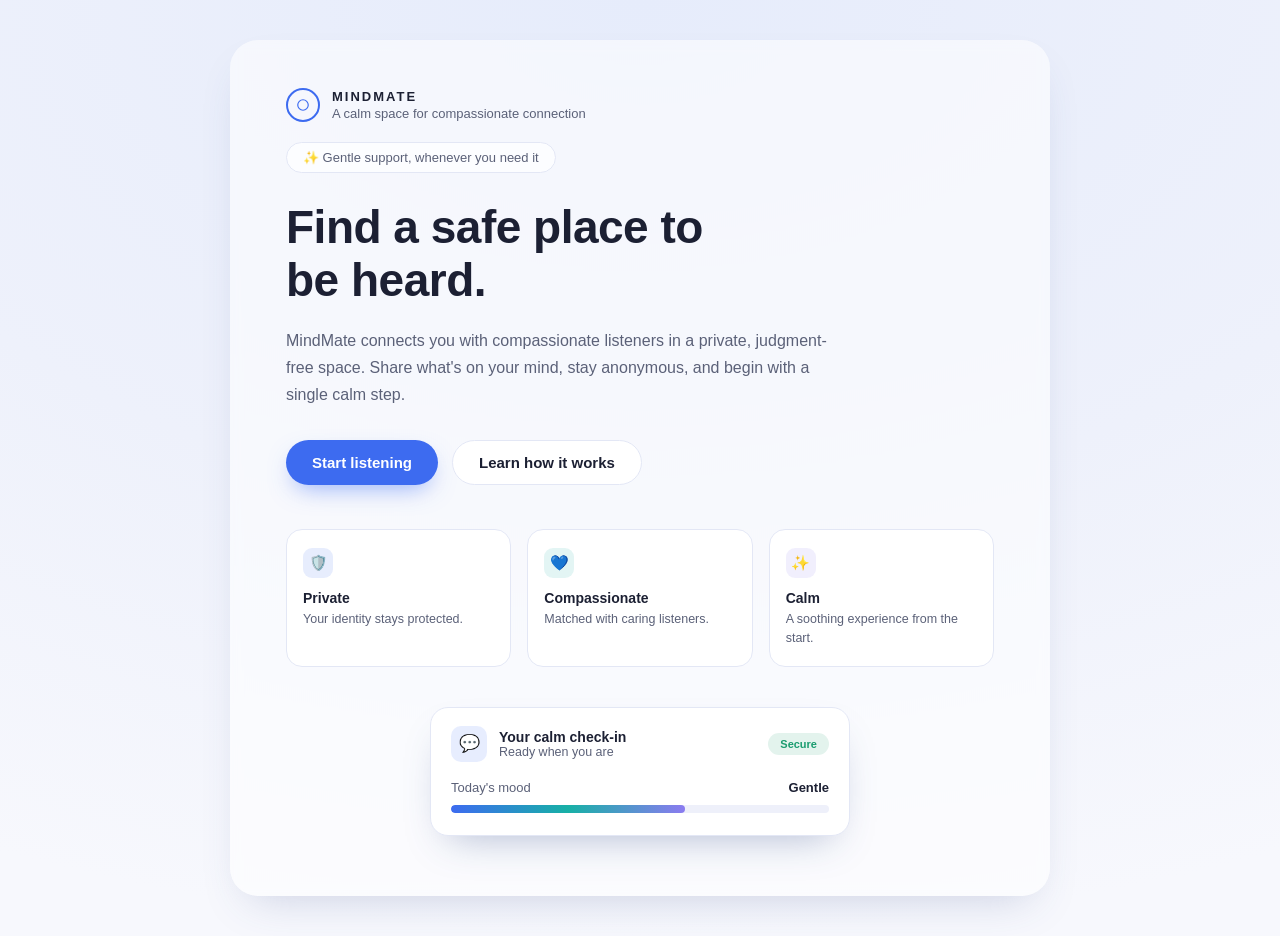
<file: Frontend/Index.html>
<!DOCTYPE html>
<html lang="en">
<head>
  <!DOCTYPE html>
<html lang="en">
<head>
  
<meta charset="UTF-8">
<meta name="viewport" content="width=device-width, initial-scale=1.0">
<title>MindMate — A calm space for compassionate connection</title>
<style>
  :root{
    --bg-1: #eef1fb;
    --bg-2: #e6ecfb;
    --card-bg: #ffffff;
    --ink: #1c2033;
    --ink-soft: #5b6178;
    --blue: #3d6bf0;
    --blue-dark: #2f56d1;
    --teal: #17b0a6;
    --lavender: #8b7bf0;
    --border: #e3e7f5;
    --shadow: 0 20px 45px -20px rgba(61, 79, 140, 0.25);
  }

  *{ box-sizing: border-box; }

  body{
    margin:0;
    font-family: "Segoe UI", -apple-system, BlinkMacSystemFont, Roboto, Helvetica, Arial, sans-serif;
    background: radial-gradient(120% 100% at 50% 0%, var(--bg-2) 0%, var(--bg-1) 55%, #f7f8fd 100%);
    color: var(--ink);
    min-height: 100vh;
    display:flex;
    align-items:center;
    justify-content:center;
    padding: 40px 16px;
  }

  .frame{
    width: 100%;
    max-width: 820px;
    background: rgba(255,255,255,0.55);
    border-radius: 28px;
    padding: 48px 56px 60px;
    box-shadow: var(--shadow);
    backdrop-filter: blur(6px);
    opacity: 0;
    transform: translateY(14px);
    animation: rise 0.7s ease forwards;
  }

  @keyframes rise{
    to{ opacity: 1; transform: translateY(0); }
  }

  .brand{
    display:flex;
    align-items:center;
    gap: 12px;
    margin-bottom: 20px;
  }

  .brand-icon{
    width: 34px;
    height: 34px;
    border-radius: 50%;
    border: 2px solid var(--blue);
    display:flex;
    align-items:center;
    justify-content:center;
    flex-shrink:0;
    animation: pulse 3.2s ease-in-out infinite;
  }

  @keyframes pulse{
    0%,100%{ box-shadow: 0 0 0 0 rgba(61,107,240,0.25); }
    50%{ box-shadow: 0 0 0 8px rgba(61,107,240,0); }
  }

  .brand-text .name{
    font-size: 13px;
    font-weight: 700;
    letter-spacing: 2px;
    color: var(--ink);
  }

  .brand-text .tag{
    font-size: 13px;
    color: var(--ink-soft);
    margin-top: 2px;
  }

  .pill{
    display:inline-flex;
    align-items:center;
    gap:8px;
    border: 1px solid var(--border);
    background: rgba(255,255,255,0.7);
    border-radius: 999px;
    padding: 7px 16px;
    font-size: 13px;
    color: var(--ink-soft);
    margin-bottom: 28px;
  }

  h1{
    font-size: clamp(34px, 5vw, 46px);
    line-height: 1.15;
    margin: 0 0 20px;
    letter-spacing: -0.5px;
    font-weight: 800;
  }

  .lede{
    font-size: 16px;
    line-height: 1.7;
    color: var(--ink-soft);
    max-width: 560px;
    margin: 0 0 32px;
  }

  .cta-row{
    display:flex;
    gap: 14px;
    margin-bottom: 44px;
    flex-wrap: wrap;
  }

  .btn{
    font-size: 15px;
    font-weight: 600;
    padding: 13px 26px;
    border-radius: 999px;
    border: none;
    cursor: pointer;
    transition: transform 0.15s ease, box-shadow 0.15s ease, background 0.15s ease;
    font-family: inherit;
  }

  .btn-primary{
    background: var(--blue);
    color: #fff;
    box-shadow: 0 10px 24px -8px rgba(61,107,240,0.55);
  }

  .btn-primary:hover{
    background: var(--blue-dark);
    transform: translateY(-1px);
  }

  .btn-secondary{
    background: #fff;
    color: var(--ink);
    border: 1px solid var(--border);
  }

  .btn-secondary:hover{
    border-color: var(--blue);
    color: var(--blue);
  }

  .features{
    display:grid;
    grid-template-columns: repeat(3, 1fr);
    gap: 16px;
    margin-bottom: 40px;
  }

  .feature-card{
    background: #fff;
    border: 1px solid var(--border);
    border-radius: 16px;
    padding: 18px 16px;
    transition: transform 0.2s ease, box-shadow 0.2s ease;
  }

  .feature-card:hover{
    transform: translateY(-3px);
    box-shadow: 0 14px 30px -16px rgba(61,79,140,0.35);
  }

  .feature-icon{
    width: 30px;
    height: 30px;
    border-radius: 9px;
    display:flex;
    align-items:center;
    justify-content:center;
    font-size: 15px;
    margin-bottom: 12px;
  }

  .feature-card:nth-child(1) .feature-icon{ background: rgba(61,107,240,0.12); color: var(--blue); }
  .feature-card:nth-child(2) .feature-icon{ background: rgba(23,176,166,0.12); color: var(--teal); }
  .feature-card:nth-child(3) .feature-icon{ background: rgba(139,123,240,0.12); color: var(--lavender); }

  .feature-card h3{
    font-size: 14px;
    margin: 0 0 4px;
    font-weight: 700;
  }

  .feature-card p{
    font-size: 12.5px;
    color: var(--ink-soft);
    margin: 0;
    line-height: 1.5;
  }

  .checkin{
    max-width: 420px;
    margin: 0 auto;
    background: #fff;
    border: 1px solid var(--border);
    border-radius: 18px;
    padding: 18px 20px 22px;
    box-shadow: 0 18px 40px -18px rgba(61,79,140,0.4);
  }

  .checkin-head{
    display:flex;
    align-items:center;
    gap: 12px;
  }

  .checkin-icon{
    width: 36px;
    height: 36px;
    border-radius: 10px;
    background: rgba(61,107,240,0.12);
    color: var(--blue);
    display:flex;
    align-items:center;
    justify-content:center;
    font-size: 17px;
    flex-shrink:0;
  }

  .checkin-title{
    font-size: 14px;
    font-weight: 700;
  }

  .checkin-sub{
    font-size: 12.5px;
    color: var(--ink-soft);
  }

  .secure-badge{
    margin-left:auto;
    font-size: 11px;
    font-weight: 700;
    color: #1a9c6f;
    background: rgba(26,156,111,0.12);
    padding: 5px 12px;
    border-radius: 999px;
  }

  .mood-row{
    display:flex;
    justify-content:space-between;
    align-items:center;
    margin-top: 18px;
    font-size: 13px;
    color: var(--ink-soft);
  }

  .mood-row .mood-value{
    color: var(--ink);
    font-weight: 600;
  }

  .mood-bar{
    height: 8px;
    border-radius: 999px;
    background: #eef0fa;
    margin-top: 10px;
    overflow:hidden;
  }

  .mood-bar-fill{
    height: 100%;
    width: 0%;
    border-radius: 999px;
    background: linear-gradient(90deg, var(--blue), var(--teal), var(--lavender));
    transition: width 1.1s ease 0.3s;
  }

  @media (max-width: 640px){
    .frame{ padding: 32px 24px 40px; }
    .features{ grid-template-columns: 1fr; }
  }

  @media (prefers-reduced-motion: reduce){
    *{ animation: none !important; transition: none !important; }
  }
</style>
</head>
<body>

<main class="frame">
  <div class="brand">
    <div class="brand-icon">
      <svg width="14" height="14" viewBox="0 0 24 24" fill="none" stroke="#3d6bf0" stroke-width="2">
        <circle cx="12" cy="12" r="9"/>
      </svg>
    </div>
    <div class="brand-text">
      <div class="name">MINDMATE</div>
      <div class="tag">A calm space for compassionate connection</div>
    </div>
  </div>

  <div class="pill">✨ Gentle support, whenever you need it</div>

  <h1>Find a safe place to<br>be heard.</h1>

  <p class="lede">
    MindMate connects you with compassionate listeners in a private,
    judgment-free space. Share what's on your mind, stay anonymous,
    and begin with a single calm step.
  </p>

  <div class="cta-row">
    <button class="btn btn-primary" id="startBtn">Start listening</button>
    <button class="btn btn-secondary" id="learnBtn">Learn how it works</button>
  </div>

  <div class="features">
    <div class="feature-card">
      <div class="feature-icon">🛡️</div>
      <h3>Private</h3>
      <p>Your identity stays protected.</p>
    </div>
    <div class="feature-card">
      <div class="feature-icon">💙</div>
      <h3>Compassionate</h3>
      <p>Matched with caring listeners.</p>
    </div>
    <div class="feature-card">
      <div class="feature-icon">✨</div>
      <h3>Calm</h3>
      <p>A soothing experience from the start.</p>
    </div>
  </div>

  <div class="checkin">
    <div class="checkin-head">
      <div class="checkin-icon">💬</div>
      <div>
        <div class="checkin-title">Your calm check-in</div>
        <div class="checkin-sub">Ready when you are</div>
      </div>
      <div class="secure-badge">Secure</div>
    </div>
    <div class="mood-row">
      <span>Today's mood</span>
      <span class="mood-value">Gentle</span>
    </div>
    <div class="mood-bar">
      <div class="mood-bar-fill" id="moodFill"></div>
    </div>
  </div>
</main>

<script>
  // Animate the mood bar in once the page loads
  window.addEventListener('load', () => {
    requestAnimationFrame(() => {
      document.getElementById('moodFill').style.width = '62%';
    });
  });

  // Simple interactions — wire these up to real flows in your project
  document.getElementById('startBtn').addEventListener('click', () => {
    alert('Starting a listening session…');
  });

  document.getElementById('learnBtn').addEventListener('click', () => {
    alert('Here is how MindMate works…');
  });
</script>

</body>
</html>
</file>
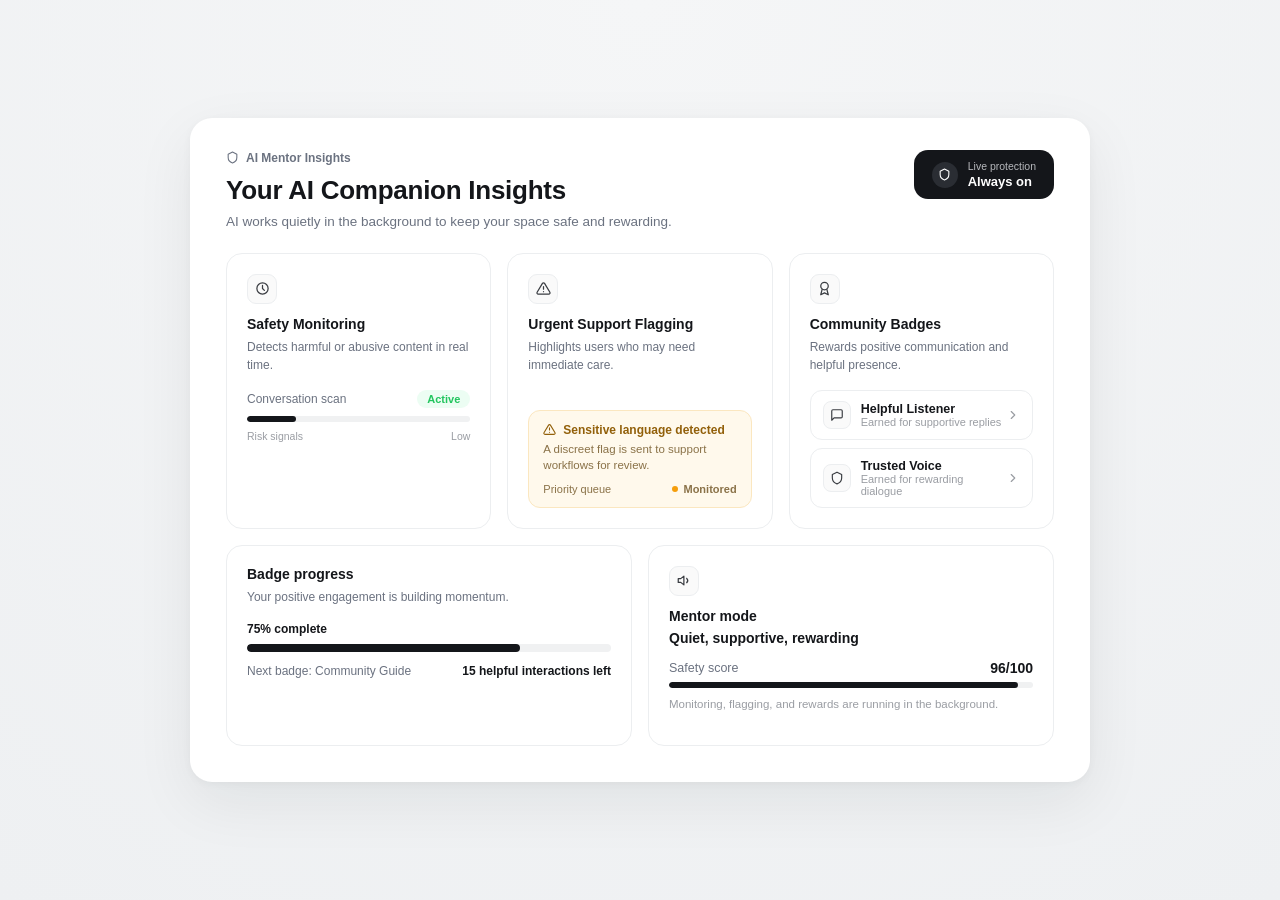
<file: Frontend/assets/Pages/AI_Companion.html>
<!DOCTYPE html>
<html lang="en">
<head>
<meta charset="UTF-8">
<meta name="viewport" content="width=device-width, initial-scale=1.0">
<title>AI Companion Insights</title>
<style>
  :root{
    --bg: #eef0f2;
    --card: #ffffff;
    --ink: #14161a;
    --muted: #6b7280;
    --faint: #9a9da3;
    --border: #eceef0;
    --field-bg: #fafafa;
    --green: #22c55e;
    --amber: #f59e0b;
  }

  *{ box-sizing: border-box; }

  body{
    margin: 0;
    min-height: 100vh;
    display: flex;
    align-items: center;
    justify-content: center;
    background: radial-gradient(circle at 50% 0%, #f5f6f7, var(--bg));
    font-family: -apple-system, BlinkMacSystemFont, "Segoe UI", Inter, Roboto, sans-serif;
    color: var(--ink);
    padding: 40px 16px;
  }

  .app{
    width: 100%;
    max-width: 900px;
    background: var(--card);
    border-radius: 22px;
    padding: 32px 36px 36px;
    box-shadow: 0 20px 60px rgba(20,22,26,0.07), 0 2px 8px rgba(20,22,26,0.04);
  }

  .top-row{
    display: flex;
    align-items: flex-start;
    justify-content: space-between;
    gap: 20px;
    margin-bottom: 24px;
  }

  .eyebrow{
    display: inline-flex;
    align-items: center;
    gap: 7px;
    font-size: 12px;
    font-weight: 600;
    color: var(--muted);
    margin-bottom: 10px;
  }

  .eyebrow svg{
    width: 13px;
    height: 13px;
    stroke: var(--muted);
  }

  h1{
    font-size: 26px;
    font-weight: 800;
    letter-spacing: -0.01em;
    margin: 0 0 8px;
  }

  .top-row .subtitle{
    font-size: 13.5px;
    color: var(--muted);
    max-width: 460px;
    margin: 0;
  }

  .protection-pill{
    flex-shrink: 0;
    display: flex;
    align-items: center;
    gap: 10px;
    background: var(--ink);
    color: #fff;
    padding: 10px 18px;
    border-radius: 14px;
    font-size: 13px;
    text-align: left;
  }

  .protection-pill .dot{
    width: 26px;
    height: 26px;
    border-radius: 50%;
    background: #2a2d33;
    display: flex;
    align-items: center;
    justify-content: center;
    flex-shrink: 0;
  }

  .protection-pill .dot svg{
    width: 13px;
    height: 13px;
    stroke: #fff;
  }

  .protection-pill .label{
    font-size: 10.5px;
    color: #b7b9bd;
    line-height: 1.3;
  }

  .protection-pill .value{
    font-size: 13px;
    font-weight: 700;
  }

  .grid-3{
    display: grid;
    grid-template-columns: repeat(3, 1fr);
    gap: 16px;
    margin-bottom: 16px;
  }

  .grid-2{
    display: grid;
    grid-template-columns: 1fr 1fr;
    gap: 16px;
  }

  .panel{
    border: 1px solid var(--border);
    border-radius: 16px;
    padding: 20px;
    display: flex;
    flex-direction: column;
  }

  .panel-icon{
    width: 30px;
    height: 30px;
    border-radius: 9px;
    background: var(--field-bg);
    border: 1px solid var(--border);
    display: flex;
    align-items: center;
    justify-content: center;
    margin-bottom: 12px;
  }

  .panel-icon svg{
    width: 15px;
    height: 15px;
    stroke: #3a3d42;
  }

  .panel h3{
    font-size: 14px;
    font-weight: 700;
    margin: 0 0 6px;
  }

  .panel p.desc{
    font-size: 12px;
    color: var(--muted);
    line-height: 1.5;
    margin: 0 0 16px;
  }

  /* Safety monitoring */
  .scan-row{
    display: flex;
    align-items: center;
    justify-content: space-between;
    font-size: 12px;
    color: var(--muted);
    margin-bottom: 8px;
  }

  .status-chip{
    font-size: 11px;
    font-weight: 700;
    color: var(--green);
    background: #ecfdf3;
    padding: 3px 10px;
    border-radius: 999px;
  }

  .bar-track{
    width: 100%;
    height: 6px;
    border-radius: 999px;
    background: #f0f1f2;
    overflow: hidden;
    margin-bottom: 8px;
  }

  .bar-fill{
    height: 100%;
    border-radius: 999px;
    background: var(--ink);
  }

  .bar-labels{
    display: flex;
    justify-content: space-between;
    font-size: 10.5px;
    color: var(--faint);
  }

  /* Urgent support flagging */
  .alert-box{
    background: #fff9ec;
    border: 1px solid #fbe7c0;
    border-radius: 12px;
    padding: 12px 14px;
    margin-top: auto;
  }

  .alert-box .title{
    display: flex;
    align-items: center;
    gap: 7px;
    font-size: 12px;
    font-weight: 700;
    color: #92600a;
    margin-bottom: 4px;
  }

  .alert-box .title svg{
    width: 13px;
    height: 13px;
    stroke: #92600a;
  }

  .alert-box p{
    font-size: 11.5px;
    color: #8a7248;
    line-height: 1.4;
    margin: 0 0 10px;
  }

  .alert-meta{
    display: flex;
    align-items: center;
    justify-content: space-between;
    font-size: 11px;
    color: #8a7248;
  }

  .alert-meta .monitored{
    display: flex;
    align-items: center;
    gap: 5px;
    font-weight: 600;
  }

  .alert-meta .monitored::before{
    content: "";
    width: 6px;
    height: 6px;
    border-radius: 50%;
    background: var(--amber);
  }

  /* Community badges */
  .badge-row{
    display: flex;
    align-items: center;
    justify-content: space-between;
    padding: 10px 12px;
    border: 1px solid var(--border);
    border-radius: 12px;
    margin-bottom: 8px;
  }

  .badge-row:last-child{ margin-bottom: 0; }

  .badge-info{
    display: flex;
    align-items: center;
    gap: 10px;
  }

  .badge-icon{
    width: 28px;
    height: 28px;
    border-radius: 8px;
    background: var(--field-bg);
    border: 1px solid var(--border);
    display: flex;
    align-items: center;
    justify-content: center;
    flex-shrink: 0;
  }

  .badge-icon svg{
    width: 14px;
    height: 14px;
    stroke: #3a3d42;
  }

  .badge-info .b-name{
    font-size: 12.5px;
    font-weight: 700;
  }

  .badge-info .b-desc{
    font-size: 11px;
    color: var(--faint);
  }

  .badge-row svg.chevron{
    width: 14px;
    height: 14px;
    stroke: var(--faint);
    flex-shrink: 0;
  }

  /* Bottom row */
  .progress-fill-label{
    display: flex;
    justify-content: space-between;
    align-items: center;
    margin-bottom: 8px;
  }

  .progress-fill-label .pct{
    font-size: 12px;
    font-weight: 700;
  }

  .bar-track.tall{ height: 8px; margin-bottom: 12px; }

  .next-badge-row{
    display: flex;
    align-items: center;
    justify-content: space-between;
    font-size: 12px;
  }

  .next-badge-row .label{
    color: var(--muted);
  }

  .next-badge-row .value{
    font-weight: 700;
    color: var(--ink);
  }

  .mentor-mode-value{
    font-size: 14px;
    font-weight: 700;
    margin-bottom: 14px;
  }

  .safety-score-row{
    display: flex;
    align-items: center;
    justify-content: space-between;
    font-size: 12.5px;
    color: var(--muted);
    margin-bottom: 6px;
  }

  .safety-score-row .score{
    font-weight: 800;
    color: var(--ink);
    font-size: 14px;
  }

  .mentor-note{
    font-size: 11.5px;
    color: var(--faint);
    line-height: 1.5;
    margin-top: auto;
  }

  @media (max-width: 760px){
    .grid-3{ grid-template-columns: 1fr; }
    .grid-2{ grid-template-columns: 1fr; }
    .top-row{ flex-direction: column; }
  }
</style>
</head>
<body>

<div class="app">
  <div class="top-row">
    <div>
      <span class="eyebrow">
        <svg viewBox="0 0 24 24" fill="none" stroke-width="2" stroke-linecap="round" stroke-linejoin="round"><path d="M12 2l8 4v6c0 5-3.5 8.5-8 10-4.5-1.5-8-5-8-10V6z"/></svg>
        AI Mentor Insights
      </span>
      <h1>Your AI Companion Insights</h1>
      <p class="subtitle">AI works quietly in the background to keep your space safe and rewarding.</p>
    </div>

    <div class="protection-pill">
      <div class="dot">
        <svg viewBox="0 0 24 24" fill="none" stroke-width="2" stroke-linecap="round" stroke-linejoin="round"><path d="M12 2l8 4v6c0 5-3.5 8.5-8 10-4.5-1.5-8-5-8-10V6z"/></svg>
      </div>
      <div>
        <div class="label">Live protection</div>
        <div class="value">Always on</div>
      </div>
    </div>
  </div>

  <div class="grid-3">
    <div class="panel">
      <div class="panel-icon">
        <svg viewBox="0 0 24 24" fill="none" stroke-width="2" stroke-linecap="round" stroke-linejoin="round"><circle cx="12" cy="12" r="9"/><path d="M12 7v5l3 3"/></svg>
      </div>
      <h3>Safety Monitoring</h3>
      <p class="desc">Detects harmful or abusive content in real time.</p>

      <div class="scan-row">
        <span>Conversation scan</span>
        <span class="status-chip">Active</span>
      </div>
      <div class="bar-track">
        <div class="bar-fill" style="width: 22%;"></div>
      </div>
      <div class="bar-labels">
        <span>Risk signals</span>
        <span>Low</span>
      </div>
    </div>

    <div class="panel">
      <div class="panel-icon">
        <svg viewBox="0 0 24 24" fill="none" stroke-width="2" stroke-linecap="round" stroke-linejoin="round"><path d="M10.3 3.9L1.8 18a2 2 0 0 0 1.7 3h17a2 2 0 0 0 1.7-3L13.7 3.9a2 2 0 0 0-3.4 0z"/><path d="M12 9v4"/><path d="M12 17h.01"/></svg>
      </div>
      <h3>Urgent Support Flagging</h3>
      <p class="desc">Highlights users who may need immediate care.</p>

      <div class="alert-box">
        <div class="title">
          <svg viewBox="0 0 24 24" fill="none" stroke-width="2" stroke-linecap="round" stroke-linejoin="round"><path d="M10.3 3.9L1.8 18a2 2 0 0 0 1.7 3h17a2 2 0 0 0 1.7-3L13.7 3.9a2 2 0 0 0-3.4 0z"/><path d="M12 9v4"/><path d="M12 17h.01"/></svg>
          Sensitive language detected
        </div>
        <p>A discreet flag is sent to support workflows for review.</p>
        <div class="alert-meta">
          <span>Priority queue</span>
          <span class="monitored">Monitored</span>
        </div>
      </div>
    </div>

    <div class="panel">
      <div class="panel-icon">
        <svg viewBox="0 0 24 24" fill="none" stroke-width="2" stroke-linecap="round" stroke-linejoin="round"><circle cx="12" cy="8" r="6"/><path d="M8.2 13.5L6 22l6-3 6 3-2.2-8.6"/></svg>
      </div>
      <h3>Community Badges</h3>
      <p class="desc">Rewards positive communication and helpful presence.</p>

      <div class="badge-row">
        <div class="badge-info">
          <div class="badge-icon">
            <svg viewBox="0 0 24 24" fill="none" stroke-width="2" stroke-linecap="round" stroke-linejoin="round"><path d="M21 15a2 2 0 0 1-2 2H7l-4 4V5a2 2 0 0 1 2-2h14a2 2 0 0 1 2 2z"/></svg>
          </div>
          <div>
            <div class="b-name">Helpful Listener</div>
            <div class="b-desc">Earned for supportive replies</div>
          </div>
        </div>
        <svg class="chevron" viewBox="0 0 24 24" fill="none" stroke-width="2" stroke-linecap="round" stroke-linejoin="round"><path d="M9 18l6-6-6-6"/></svg>
      </div>

      <div class="badge-row">
        <div class="badge-info">
          <div class="badge-icon">
            <svg viewBox="0 0 24 24" fill="none" stroke-width="2" stroke-linecap="round" stroke-linejoin="round"><path d="M12 2l8 4v6c0 5-3.5 8.5-8 10-4.5-1.5-8-5-8-10V6z"/></svg>
          </div>
          <div>
            <div class="b-name">Trusted Voice</div>
            <div class="b-desc">Earned for rewarding dialogue</div>
          </div>
        </div>
        <svg class="chevron" viewBox="0 0 24 24" fill="none" stroke-width="2" stroke-linecap="round" stroke-linejoin="round"><path d="M9 18l6-6-6-6"/></svg>
      </div>
    </div>
  </div>

  <div class="grid-2">
    <div class="panel">
      <h3>Badge progress</h3>
      <p class="desc">Your positive engagement is building momentum.</p>

      <div class="progress-fill-label">
        <span class="pct">75% complete</span>
      </div>
      <div class="bar-track tall">
        <div class="bar-fill" style="width: 75%;"></div>
      </div>

      <div class="next-badge-row">
        <span class="label">Next badge: Community Guide</span>
        <span class="value">15 helpful interactions left</span>
      </div>
    </div>

    <div class="panel">
      <div class="panel-icon">
        <svg viewBox="0 0 24 24" fill="none" stroke-width="2" stroke-linecap="round" stroke-linejoin="round"><path d="M11 5L6 9H2v6h4l5 4z"/><path d="M15.5 8.5a5 5 0 0 1 0 7"/></svg>
      </div>
      <h3>Mentor mode</h3>
      <div class="mentor-mode-value">Quiet, supportive, rewarding</div>

      <div class="safety-score-row">
        <span>Safety score</span>
        <span class="score">96/100</span>
      </div>
      <div class="bar-track">
        <div class="bar-fill" style="width: 96%;"></div>
      </div>

      <p class="mentor-note">Monitoring, flagging, and rewards are running in the background.</p>
    </div>
  </div>
</div>

</body>
</html>
</file>
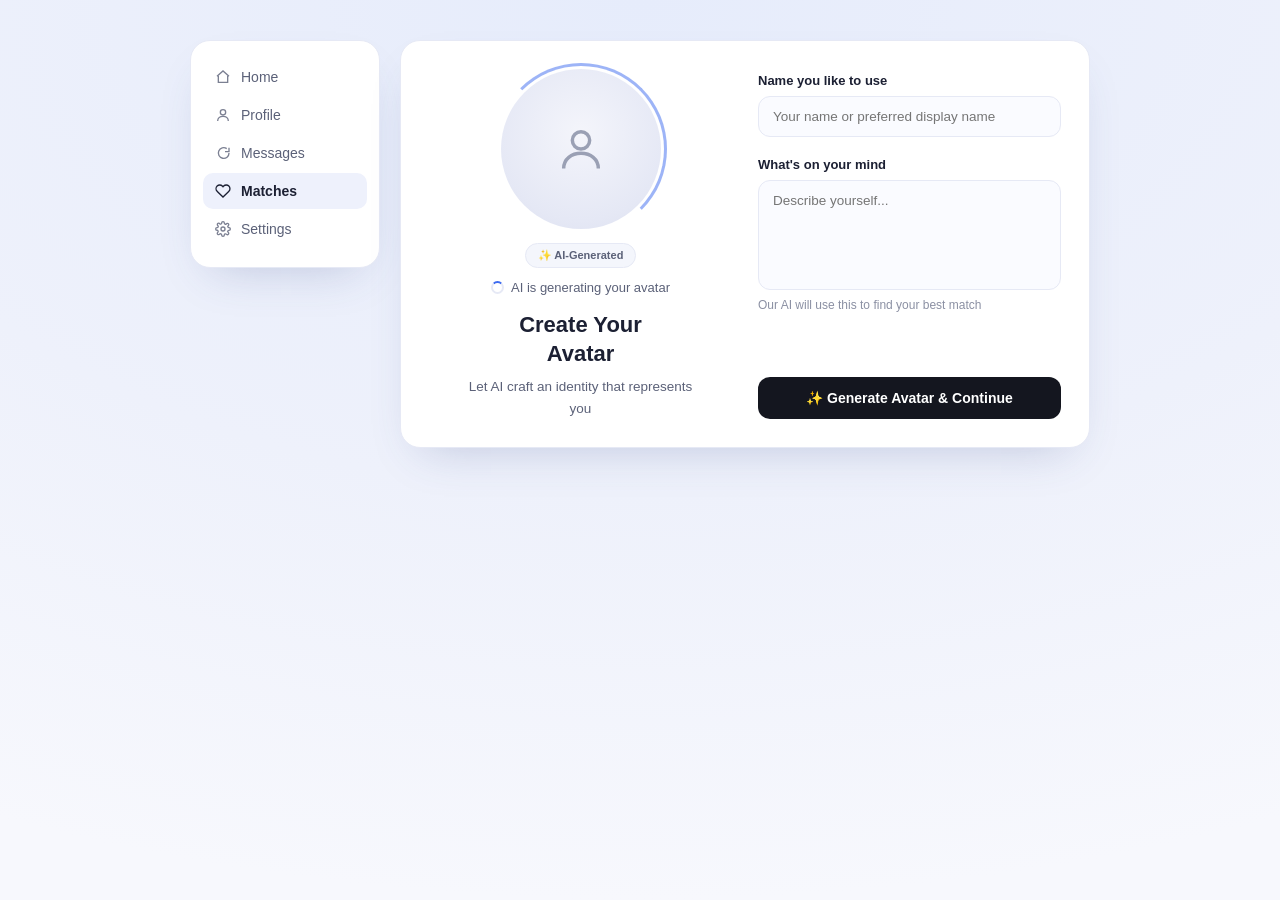
<file: Frontend/assets/Pages/createavatar.html>
<!DOCTYPE html>
<html lang="en">
<head>
<meta charset="UTF-8">
<meta name="viewport" content="width=device-width, initial-scale=1.0">
<title>MindMate — Create Your Avatar</title>
<style>
  :root{
    --bg-1: #eef1fb;
    --bg-2: #e6ecfb;
    --ink: #1c2033;
    --ink-soft: #5b6178;
    --ink-faint: #8b90a3;
    --blue: #3d6bf0;
    --border: #e6e9f5;
    --panel: #ffffff;
    --shadow: 0 20px 45px -22px rgba(61, 79, 140, 0.28);
  }

  *{ box-sizing: border-box; }

  body{
    margin:0;
    font-family: "Segoe UI", -apple-system, BlinkMacSystemFont, Roboto, Helvetica, Arial, sans-serif;
    background: radial-gradient(120% 100% at 50% 0%, var(--bg-2) 0%, var(--bg-1) 55%, #f7f8fd 100%);
    color: var(--ink);
    min-height: 100vh;
    padding: 40px 16px;
    display:flex;
    justify-content:center;
  }

  .app{
    width: 100%;
    max-width: 900px;
    display:flex;
    gap: 20px;
    align-items:flex-start;
    opacity: 0;
    transform: translateY(12px);
    animation: rise 0.6s ease forwards;
  }

  @keyframes rise{ to{ opacity:1; transform: translateY(0); } }

  /* Sidebar */
  .sidebar{
    width: 190px;
    background: var(--panel);
    border: 1px solid var(--border);
    border-radius: 20px;
    padding: 18px 12px;
    box-shadow: var(--shadow);
    flex-shrink: 0;
  }

  .nav-item{
    display:flex;
    align-items:center;
    gap: 10px;
    padding: 10px 12px;
    border-radius: 10px;
    font-size: 14px;
    color: var(--ink-soft);
    cursor: pointer;
    transition: background 0.15s ease, color 0.15s ease;
    margin-bottom: 2px;
    user-select: none;
  }

  .nav-item svg{ flex-shrink:0; opacity: 0.8; }

  .nav-item:hover{ background: #f4f6fc; color: var(--ink); }

  .nav-item.active{
    background: #eef1fc;
    color: var(--ink);
    font-weight: 600;
  }

  .nav-item.active svg{ opacity: 1; }

  /* Main panel */
  .main-panel{
    flex: 1;
    background: var(--panel);
    border: 1px solid var(--border);
    border-radius: 20px;
    box-shadow: var(--shadow);
    padding: 28px;
    display:flex;
    gap: 26px;
  }

  /* Avatar column */
  .avatar-col{
    flex: 1;
    display:flex;
    flex-direction:column;
    align-items:center;
    text-align:center;
  }

  .avatar-ring{
    position:relative;
    width: 160px;
    height: 160px;
    border-radius: 50%;
    background: radial-gradient(circle at 50% 40%, #f4f5fb 0%, #e5e8f5 70%, #dbdfef 100%);
    display:flex;
    align-items:center;
    justify-content:center;
    margin-bottom: 14px;
  }

  .avatar-ring::before{
    content:"";
    position:absolute;
    inset: -6px;
    border-radius: 50%;
    border: 3px solid transparent;
    border-top-color: var(--blue);
    border-right-color: var(--blue);
    opacity: 0.5;
    animation: spin 1.6s linear infinite;
  }

  @keyframes spin{ to{ transform: rotate(360deg); } }

  .avatar-icon{
    color: #9aa0b4;
  }

  .ai-badge{
    display:inline-flex;
    align-items:center;
    gap: 6px;
    font-size: 11px;
    font-weight: 600;
    color: var(--ink-soft);
    background: #f4f6fc;
    border: 1px solid var(--border);
    padding: 5px 12px;
    border-radius: 999px;
    margin-bottom: 12px;
  }

  .gen-status{
    display:flex;
    align-items:center;
    gap: 7px;
    font-size: 13px;
    color: var(--ink-soft);
    margin-bottom: 16px;
  }

  .spinner{
    width: 13px;
    height: 13px;
    border-radius: 50%;
    border: 2px solid var(--border);
    border-top-color: var(--blue);
    animation: spin 0.9s linear infinite;
  }

  .avatar-col h2{
    font-size: 22px;
    margin: 0 0 8px;
    font-weight: 800;
    line-height: 1.3;
  }

  .avatar-col p{
    font-size: 13.5px;
    color: var(--ink-soft);
    max-width: 230px;
    line-height: 1.6;
    margin: 0;
  }

  /* Form column */
  .form-col{
    flex: 1;
    display:flex;
    flex-direction:column;
    padding-top: 4px;
  }

  label{
    font-size: 13px;
    font-weight: 600;
    color: var(--ink);
    margin-bottom: 8px;
    display:block;
  }

  input[type="text"], textarea{
    width: 100%;
    font-family: inherit;
    font-size: 13.5px;
    color: var(--ink);
    background: #fafbff;
    border: 1px solid var(--border);
    border-radius: 12px;
    padding: 12px 14px;
    resize: none;
    transition: border-color 0.15s ease, box-shadow 0.15s ease;
  }

  input[type="text"]{ margin-bottom: 20px; }

  textarea{ height: 110px; margin-bottom: 8px; }

  input[type="text"]:focus, textarea:focus{
    outline: none;
    border-color: var(--blue);
    box-shadow: 0 0 0 3px rgba(61,107,240,0.12);
  }

  .hint{
    font-size: 12px;
    color: var(--ink-faint);
    margin: 0 0 20px;
  }

  .generate-btn{
    margin-top: auto;
    display:flex;
    align-items:center;
    justify-content:center;
    gap: 8px;
    background: #14161f;
    color: #fff;
    border: none;
    font-size: 14px;
    font-weight: 600;
    font-family: inherit;
    padding: 13px 20px;
    border-radius: 12px;
    cursor: pointer;
    transition: background 0.15s ease, transform 0.15s ease;
  }

  .generate-btn:hover{ background: #26293a; transform: translateY(-1px); }

  .generate-btn:disabled{
    opacity: 0.6;
    cursor: not-allowed;
    transform: none;
  }

  @media (max-width: 720px){
    .app{ flex-direction: column; }
    .sidebar{ width: 100%; display:flex; gap: 4px; padding: 10px; overflow-x:auto; }
    .nav-item{ white-space: nowrap; }
    .main-panel{ flex-direction: column; }
  }

  @media (prefers-reduced-motion: reduce){
    *{ animation: none !important; transition: none !important; }
  }
</style>
</head>
<body>

<div class="app">

  <!-- Sidebar -->
  <nav class="sidebar">
    <div class="nav-item" data-nav>
      <svg width="16" height="16" viewBox="0 0 24 24" fill="none" stroke="currentColor" stroke-width="2"><path d="M3 11l9-8 9 8"/><path d="M5 10v10h14V10"/></svg>
      Home
    </div>
    <div class="nav-item" data-nav>
      <svg width="16" height="16" viewBox="0 0 24 24" fill="none" stroke="currentColor" stroke-width="2"><circle cx="12" cy="8" r="4"/><path d="M4 21c0-4.4 3.6-7 8-7s8 2.6 8 7"/></svg>
      Profile
    </div>
    <div class="nav-item" data-nav>
      <svg width="16" height="16" viewBox="0 0 24 24" fill="none" stroke="currentColor" stroke-width="2"><path d="M21 12a8 8 0 1 1-3.4-6.5"/><path d="M21 4v6h-6"/></svg>
      Messages
    </div>
    <div class="nav-item active" data-nav>
      <svg width="16" height="16" viewBox="0 0 24 24" fill="none" stroke="currentColor" stroke-width="2"><path d="M20.8 4.6a5.5 5.5 0 0 0-7.8 0L12 5.6l-1-1a5.5 5.5 0 0 0-7.8 7.8l1 1L12 21l7.8-7.6 1-1a5.5 5.5 0 0 0 0-7.8z"/></svg>
      Matches
    </div>
    <div class="nav-item" data-nav>
      <svg width="16" height="16" viewBox="0 0 24 24" fill="none" stroke="currentColor" stroke-width="2"><circle cx="12" cy="12" r="3"/><path d="M19.4 15a1.7 1.7 0 0 0 .3 1.9l.1.1a2 2 0 1 1-2.8 2.8l-.1-.1a1.7 1.7 0 0 0-1.9-.3 1.7 1.7 0 0 0-1 1.6V21a2 2 0 1 1-4 0v-.1a1.7 1.7 0 0 0-1-1.6 1.7 1.7 0 0 0-1.9.3l-.1.1a2 2 0 1 1-2.8-2.8l.1-.1a1.7 1.7 0 0 0 .3-1.9 1.7 1.7 0 0 0-1.6-1H3a2 2 0 1 1 0-4h.1a1.7 1.7 0 0 0 1.6-1 1.7 1.7 0 0 0-.3-1.9l-.1-.1a2 2 0 1 1 2.8-2.8l.1.1a1.7 1.7 0 0 0 1.9.3H9a1.7 1.7 0 0 0 1-1.6V3a2 2 0 1 1 4 0v.1a1.7 1.7 0 0 0 1 1.6 1.7 1.7 0 0 0 1.9-.3l.1-.1a2 2 0 1 1 2.8 2.8l-.1.1a1.7 1.7 0 0 0-.3 1.9V9a1.7 1.7 0 0 0 1.6 1H21a2 2 0 1 1 0 4h-.1a1.7 1.7 0 0 0-1.6 1z"/></svg>
      Settings
    </div>
  </nav>

  <!-- Main panel -->
  <section class="main-panel">

    <!-- Avatar generation column -->
    <div class="avatar-col">
      <div class="avatar-ring">
        <svg class="avatar-icon" width="52" height="52" viewBox="0 0 24 24" fill="none" stroke="currentColor" stroke-width="1.6">
          <circle cx="12" cy="8" r="4"/>
          <path d="M4 21c0-4.4 3.6-7 8-7s8 2.6 8 7"/>
        </svg>
      </div>

      <div class="ai-badge">✨ AI-Generated</div>

      <div class="gen-status" id="genStatus">
        <span class="spinner"></span>
        <span>AI is generating your avatar</span>
      </div>

      <h2>Create Your<br>Avatar</h2>
      <p>Let AI craft an identity that represents you</p>
    </div>

    <!-- Form column -->
    <div class="form-col">
      <label for="displayName">Name you like to use</label>
      <input type="text" id="displayName" placeholder="Your name or preferred display name">

      <label for="aboutMe">What's on your mind</label>
      <textarea id="aboutMe" placeholder="Describe yourself..."></textarea>
      <p class="hint">Our AI will use this to find your best match</p>

      <button class="generate-btn" id="generateBtn">
        ✨ Generate Avatar &amp; Continue
      </button>
    </div>

  </section>
</div>

<script>
  // Sidebar navigation state
  document.querySelectorAll('[data-nav]').forEach(item => {
    item.addEventListener('click', () => {
      document.querySelectorAll('[data-nav]').forEach(i => i.classList.remove('active'));
      item.classList.add('active');
    });
  });

  // Generate avatar flow — replace with real API call in your project
  const generateBtn = document.getElementById('generateBtn');
  const genStatus = document.getElementById('genStatus');

  generateBtn.addEventListener('click', () => {
    const name = document.getElementById('displayName').value.trim();
    const about = document.getElementById('aboutMe').value.trim();

    if(!name || !about){
      alert('Please fill in both your display name and a short description first.');
      return;
    }

    generateBtn.disabled = true;
    generateBtn.textContent = 'Generating…';
    genStatus.innerHTML = '<span class="spinner"></span><span>AI is generating your avatar</span>';

    setTimeout(() => {
      genStatus.innerHTML = '<span>✅ Avatar generated</span>';
      generateBtn.disabled = false;
      generateBtn.innerHTML = '✨ Generate Avatar &amp; Continue';
      alert('Avatar generated! Continuing to the next step…');
    }, 1600);
  });
</script>

</body>
</html>
</file>
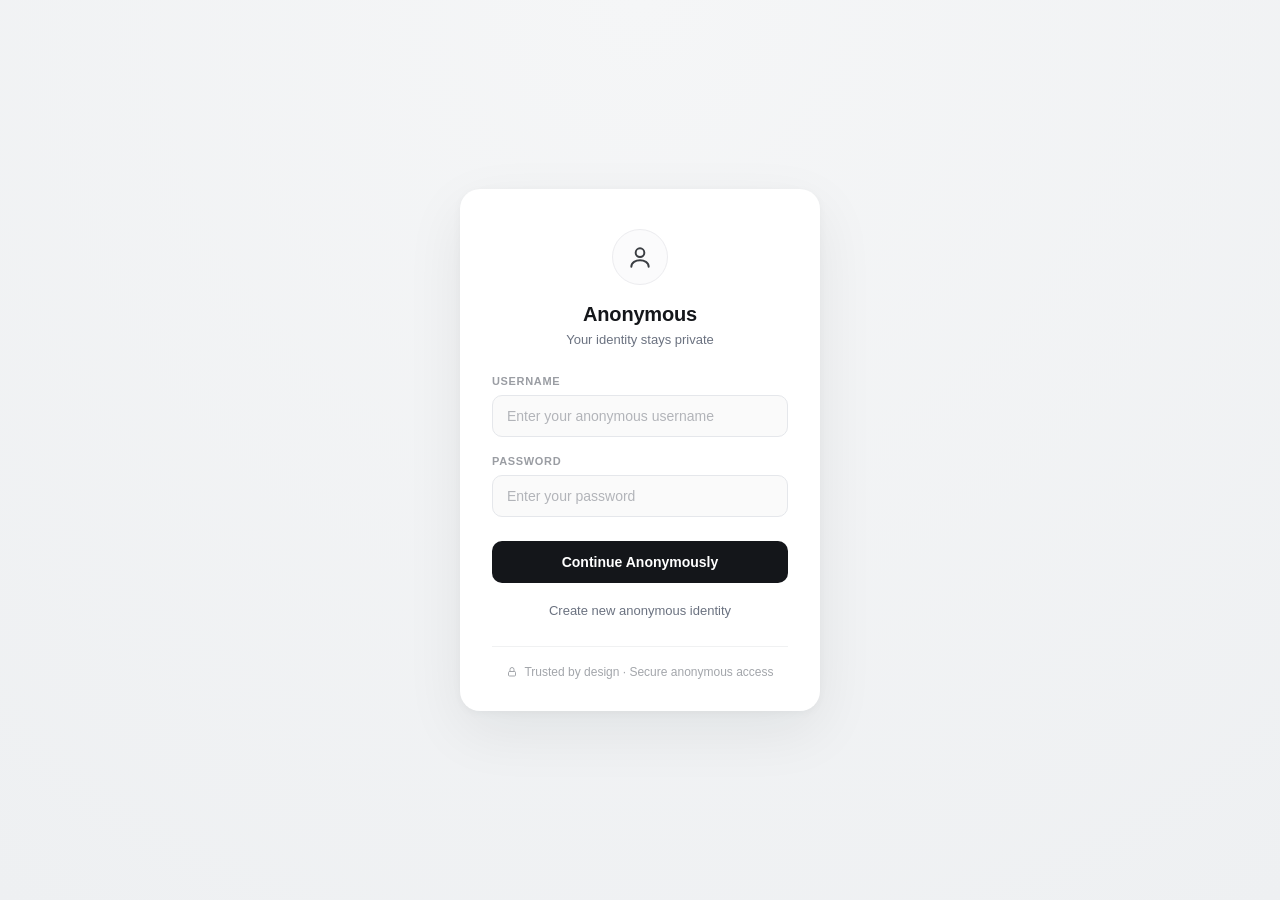
<file: Frontend/assets/Pages/Gettingstart.html>
<!DOCTYPE html>
<html lang="en">
<head>
<meta charset="UTF-8">
<meta name="viewport" content="width=device-width, initial-scale=1.0">
<title>Anonymous Login</title>
<style>
  :root{
    --bg: #eef0f2;
    --card: #ffffff;
    --ink: #14161a;
    --muted: #6b7280;
    --field-bg: #fafafa;
    --field-border: #e5e7eb;
    --pill-border: #e5e7eb;
  }

  *{ box-sizing: border-box; }

  body{
    margin: 0;
    min-height: 100vh;
    display: flex;
    align-items: center;
    justify-content: center;
    background: radial-gradient(circle at 50% 0%, #f5f6f7, var(--bg));
    font-family: -apple-system, BlinkMacSystemFont, "Segoe UI", Inter, Roboto, sans-serif;
    color: var(--ink);
    padding: 40px 20px;
  }

  .card{
    width: 100%;
    max-width: 360px;
    background: var(--card);
    border-radius: 20px;
    padding: 40px 32px 32px;
    box-shadow: 0 20px 60px rgba(20,22,26,0.07), 0 2px 8px rgba(20,22,26,0.04);
    text-align: center;
  }

  .avatar{
    width: 56px;
    height: 56px;
    border-radius: 50%;
    background: #fbfbfc;
    border: 1px solid #ececef;
    display: flex;
    align-items: center;
    justify-content: center;
    margin: 0 auto 18px;
  }

  .avatar svg{
    width: 26px;
    height: 26px;
    stroke: #3a3d42;
  }

  h1{
    font-size: 20px;
    font-weight: 700;
    margin: 0 0 6px;
    letter-spacing: -0.01em;
  }

  .subtitle{
    font-size: 13px;
    color: var(--muted);
    margin: 0 0 28px;
  }

  .field{
    text-align: left;
    margin-bottom: 18px;
  }

  label{
    display: block;
    font-size: 11px;
    font-weight: 700;
    letter-spacing: 0.06em;
    text-transform: uppercase;
    color: #9a9da3;
    margin-bottom: 8px;
  }

  input{
    width: 100%;
    padding: 12px 14px;
    border-radius: 10px;
    border: 1px solid var(--field-border);
    background: var(--field-bg);
    font-size: 14px;
    color: var(--ink);
    outline: none;
    transition: border-color 0.2s ease, background 0.2s ease;
  }

  input::placeholder{
    color: #b2b4b9;
  }

  input:focus{
    border-color: #b7bac0;
    background: #ffffff;
  }

  .continue-btn{
    width: 100%;
    padding: 13px 0;
    margin-top: 6px;
    background: var(--ink);
    color: #fff;
    border: none;
    border-radius: 10px;
    font-size: 14px;
    font-weight: 600;
    cursor: pointer;
    transition: background 0.2s ease, transform 0.1s ease;
  }

  .continue-btn:hover{
    background: #2a2d33;
  }

  .continue-btn:active{
    transform: scale(0.98);
  }

  .link-row{
    margin-top: 16px;
  }

  .link-row button{
    background: none;
    border: none;
    font-size: 13px;
    color: var(--muted);
    cursor: pointer;
    padding: 4px;
  }

  .link-row button:hover{
    color: var(--ink);
    text-decoration: underline;
  }

  .footnote{
    margin-top: 24px;
    padding-top: 18px;
    border-top: 1px solid #f0f1f2;
    font-size: 12px;
    color: #a3a6ab;
    display: flex;
    align-items: center;
    justify-content: center;
    gap: 6px;
  }

  .footnote svg{
    width: 12px;
    height: 12px;
    stroke: #a3a6ab;
  }

  @media (max-width: 400px){
    .card{ padding: 32px 22px 26px; }
  }
</style>
</head>
<body>

<div class="card">
  <div class="avatar">
    <svg viewBox="0 0 24 24" fill="none" stroke-width="1.8" stroke-linecap="round" stroke-linejoin="round">
      <circle cx="12" cy="8" r="4"/>
      <path d="M4 21c0-4 4-6 8-6s8 2 8 6"/>
    </svg>
  </div>

  <h1>Anonymous</h1>
  <p class="subtitle">Your identity stays private</p>

  <form id="loginForm">
    <div class="field">
      <label for="username">Username</label>
      <input type="text" id="username" placeholder="Enter your anonymous username">
    </div>

    <div class="field">
      <label for="password">Password</label>
      <input type="password" id="password" placeholder="Enter your password">
    </div>

    <button type="submit" class="continue-btn">Continue Anonymously</button>
  </form>

  <div class="link-row">
    <button type="button" id="newIdentityBtn">Create new anonymous identity</button>
  </div>

  <div class="footnote">
    <svg viewBox="0 0 24 24" fill="none" stroke-width="2" stroke-linecap="round" stroke-linejoin="round">
      <rect x="5" y="11" width="14" height="9" rx="2"/>
      <path d="M8 11V7a4 4 0 0 1 8 0v4"/>
    </svg>
    Trusted by design · Secure anonymous access
  </div>
</div>

<script>
  const form = document.getElementById('loginForm');
  const newIdentityBtn = document.getElementById('newIdentityBtn');

  form.addEventListener('submit', (e) => {
    e.preventDefault();
    const username = document.getElementById('username').value.trim();
    const password = document.getElementById('password').value.trim();

    if (!username || !password) {
      alert('Please fill in both fields to continue anonymously.');
      return;
    }

    // Placeholder for actual anonymous auth logic.
    console.log('Continuing anonymously as:', username);
    alert('Continuing anonymously…');
  });

  newIdentityBtn.addEventListener('click', () => {
    document.getElementById('username').value = '';
    document.getElementById('password').value = '';
    document.getElementById('username').focus();
  });
</script>

</body>
</html>
</file>
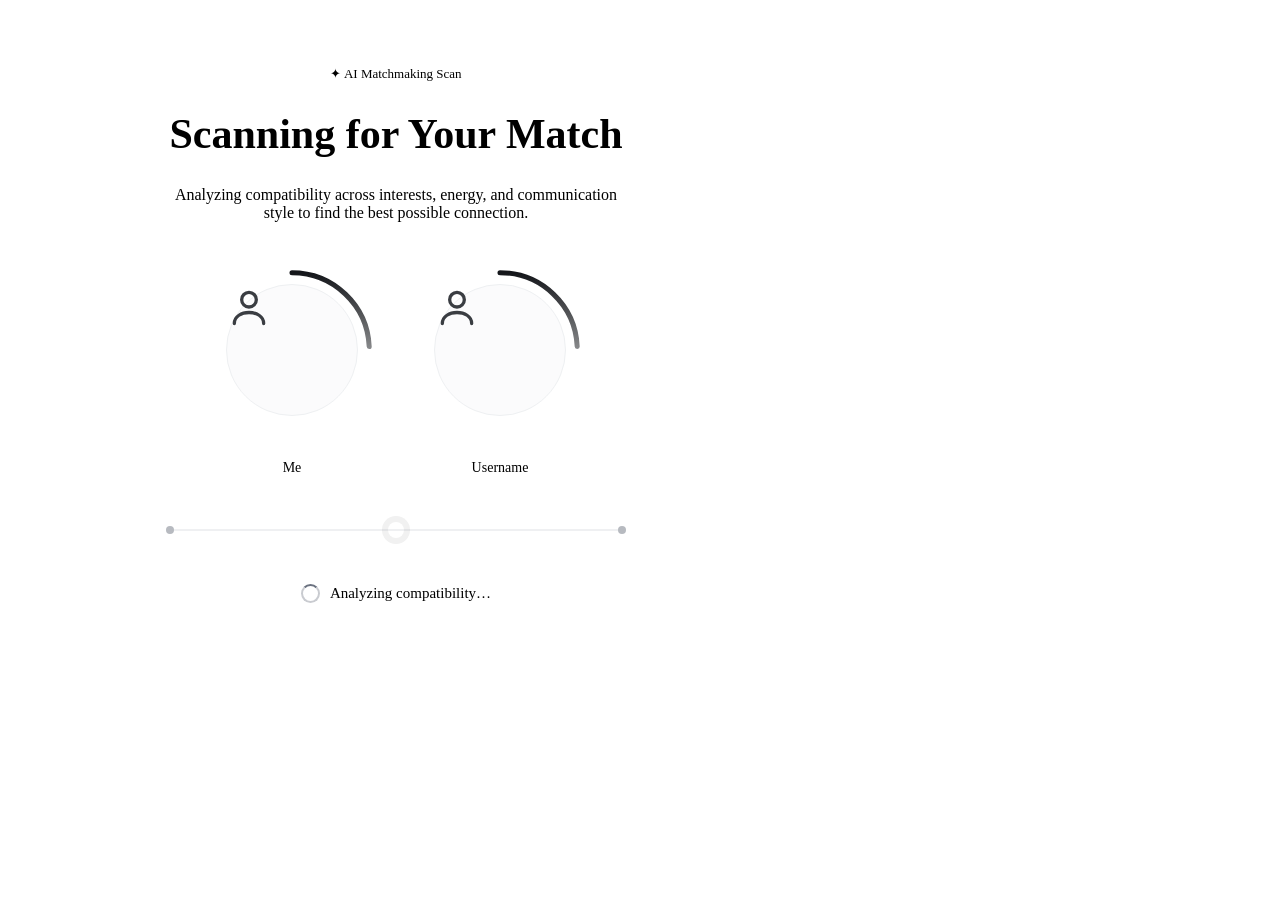
<file: Frontend/assets/Pages/matchmaking.html>
<!DOCTYPE html>
<html lang="en">
<head>
<meta charset="UTF-8">
<meta name="viewport" content="width=device-width, initial-scale=1.0">
<title>AI Matchmaking Scan</title>
</head>
<link rel="stylesheet" href="../CSS/matchmaking.css">
<body>

<div class="card">
  <span class="eyebrow"><span class="sparkle">✦</span> AI Matchmaking Scan</span>

  <h1>Scanning for Your Match</h1>
  <p class="subtitle">Analyzing compatibility across interests, energy, and communication style to find the best possible connection.</p>

  <div class="avatars">
    <div class="avatar-block left">
      <div class="ring-wrap">
        <svg viewBox="0 0 100 100">
          <defs>
            <linearGradient id="scanGradient" x1="0%" y1="0%" x2="100%" y2="0%">
              <stop offset="0%" stop-color="#14161a" stop-opacity="0"/>
              <stop offset="100%" stop-color="#14161a" stop-opacity="1"/>
            </linearGradient>
          </defs>
          <circle class="ring-track" cx="50" cy="50" r="46"/>
          <circle class="ring-scan" cx="50" cy="50" r="46"/>
        </svg>
        <div class="avatar-core">
          <svg viewBox="0 0 24 24" fill="none" stroke-width="1.8" stroke-linecap="round" stroke-linejoin="round">
            <circle cx="12" cy="8" r="4"/>
            <path d="M4 21c0-4 4-6 8-6s8 2 8 6"/>
          </svg>
        </div>
      </div>
      <span class="name-pill">Me</span>
    </div>

    <div class="avatar-block right">
      <div class="ring-wrap">
        <svg viewBox="0 0 100 100">
          <circle class="ring-track" cx="50" cy="50" r="46"/>
          <circle class="ring-scan" cx="50" cy="50" r="46"/>
        </svg>
        <div class="avatar-core">
          <svg viewBox="0 0 24 24" fill="none" stroke-width="1.8" stroke-linecap="round" stroke-linejoin="round">
            <circle cx="12" cy="8" r="4"/>
            <path d="M4 21c0-4 4-6 8-6s8 2 8 6"/>
          </svg>
        </div>
      </div>
      <span class="name-pill">Username</span>
    </div>
  </div>

  <div class="slider-row">
    <div class="slider-track"></div>
    <div class="dot left"></div>
    <div class="dot right"></div>
    <div class="knob"></div>
  </div>

  <div class="status-stack">
    <div class="status-pill analyzing" id="analyzingPill">
      <span class="spinner"></span> Analyzing compatibility&hellip;
    </div>
    <div class="status-pill found" id="foundPill">
      <span>✓</span> Match Found
    </div>
  </div>

  <div class="footnote" id="footnote">
    <span class="sparkle">✦</span> Subtle confidence boost detected <span class="sparkle">✦</span>
  </div>
</div>

<script>
  // Simulate the scan completing after a few seconds, then reveal the match state.
  const analyzingPill = document.getElementById('analyzingPill');
  const foundPill = document.getElementById('foundPill');
  const footnote = document.getElementById('footnote');

  setTimeout(() => {
    analyzingPill.classList.add('hide');
    foundPill.classList.add('show');
    footnote.classList.add('show');
  }, 3200);
</script>

</body>
</html>
</file>
<file: Frontend/assets/CSS/matchmaking.css>
/* ==========================================================================
   matchmaking.css
   Page-specific styles for Matchmaking.html ("Scanning for Your Match")
   Load AFTER root.css and Style.css.
   ========================================================================== */

.card{
  width: 100%;
  max-width: 680px;
  border-radius: var(--radius-xl);
  padding: 56px 48px 48px;
  box-shadow: var(--shadow-card);
  text-align: center;
}

.eyebrow{
  font-size: 13px;
  background: var(--pill);
  border: 1px solid var(--pill-border);
  padding: 8px 18px;
  border-radius: 999px;
  margin-bottom: 28px;
}

.sparkle{
  display: inline-block;
  animation: twinkle 2.4s ease-in-out infinite;
}

.card h1{
  font-size: 42px;
}

.card .subtitle{
  font-size: 16px;
  max-width: 460px;
  margin: 0 auto 44px;
}

.avatars{
  display: flex;
  justify-content: center;
  align-items: center;
  gap: 40px;
  margin-bottom: 36px;
}

.avatar-block{
  display: flex;
  flex-direction: column;
  align-items: center;
}

.ring-wrap{
  position: relative;
  width: 168px;
  height: 168px;
  margin-bottom: 18px;
}

.ring-wrap svg{
  position: absolute;
  inset: 0;
  width: 100%;
  height: 100%;
  transform: rotate(-90deg);
}

.ring-track{
  fill: none;
  stroke: var(--ring-track);
  stroke-width: 3;
}

.ring-scan{
  fill: none;
  stroke: url(#scanGradient);
  stroke-width: 3;
  stroke-linecap: round;
  stroke-dasharray: 70 400;
  animation: spin 2.2s linear infinite;
  transform-origin: 50% 50%;
}

.avatar-block.right .ring-scan{
  animation-delay: -1.1s;
  animation-direction: reverse;
}

.avatar-core{
  position: absolute;
  inset: 18px;
  border-radius: 50%;
  background: #fbfbfc;
  border: 1px solid #eef0f2;
  display: flex;
  align-items: center;
  justify-content: center;
}

.avatar-core svg{
  width: 44px;
  height: 44px;
  transform: none;
  stroke: #3a3d42;
}

.name-pill{
  font-size: 14px;
  background: var(--pill);
  border: 1px solid var(--pill-border);
  padding: 8px 20px;
}

.slider-row{
  position: relative;
  max-width: 460px;
  margin: 0 auto 32px;
  height: 20px;
  display: flex;
  align-items: center;
}

.slider-track{
  position: absolute;
  left: 0;
  right: 0;
  top: 50%;
  height: 1px;
  background: #e0e2e5;
  transform: translateY(-50%);
}

.dot{
  position: absolute;
  width: 8px;
  height: 8px;
  border-radius: 50%;
  background: #b7bac0;
  top: 50%;
  transform: translateY(-50%);
}

.dot.left{ left: 0; }
.dot.right{ right: 0; }

.knob{
  position: absolute;
  width: 16px;
  height: 16px;
  border-radius: 50%;
  background: var(--accent);
  top: 50%;
  left: 50%;
  transform: translate(-50%, -50%);
  box-shadow: 0 0 0 6px rgba(20,22,26,0.06);
  animation: knobPulse 2.2s ease-in-out infinite;
}

.status-stack{
  display: flex;
  flex-direction: column;
  align-items: center;
  gap: 12px;
  margin-bottom: 28px;
}

.status-pill{
  display: inline-flex;
  align-items: center;
  gap: 10px;
  font-size: 15px;
  font-weight: 500;
  padding: 12px 24px;
  border-radius: 999px;
  border: 1px solid var(--pill-border);
  background: var(--pill);
  color: var(--muted);
  transition: opacity 0.4s ease;
}

.status-pill.analyzing .spinner{
  width: 15px;
  height: 15px;
  border: 2px solid #c9cbd0;
  border-top-color: #6b7280;
  border-radius: 50%;
  animation: spin 0.8s linear infinite;
}

.status-pill.found{
  font-weight: 700;
  color: var(--ink);
  background: #fff;
  border-color: #dcdde0;
  box-shadow: 0 6px 18px rgba(20,22,26,0.08);
  opacity: 0;
  transform: translateY(4px) scale(0.98);
  transition: opacity 0.5s ease, transform 0.5s ease;
}

.status-pill.found.show{
  opacity: 1;
  transform: translateY(0) scale(1);
}

.status-pill.analyzing.hide{
  opacity: 0;
  height: 0;
  padding: 0;
  margin: 0;
  overflow: hidden;
  border: none;
}

.footnote{
  font-size: 13px;
  color: var(--muted);
  display: flex;
  align-items: center;
  justify-content: center;
  gap: 8px;
  opacity: 0;
  transition: opacity 0.6s ease 0.3s;
}

.footnote.show{ opacity: 1; }

@keyframes spin{
  to { transform: rotate(270deg); }
}

@keyframes twinkle{
  0%, 100% { opacity: 1; transform: scale(1); }
  50% { opacity: 0.5; transform: scale(0.9); }
}

@keyframes knobPulse{
  0%, 100% { box-shadow: 0 0 0 6px rgba(20,22,26,0.06); }
  50% { box-shadow: 0 0 0 10px rgba(20,22,26,0.03); }
}

@media (max-width: 520px){
  .card{ padding: 40px 24px 36px; }
  .card h1{ font-size: 30px; }
  .avatars{ gap: 20px; }
  .ring-wrap{ width: 128px; height: 128px; }
  .avatar-core svg{ width: 34px; height: 34px; }
}

@media (prefers-reduced-motion: reduce){
  .ring-scan, .sparkle, .knob, .spinner{ animation: none !important; }
}
</file>
